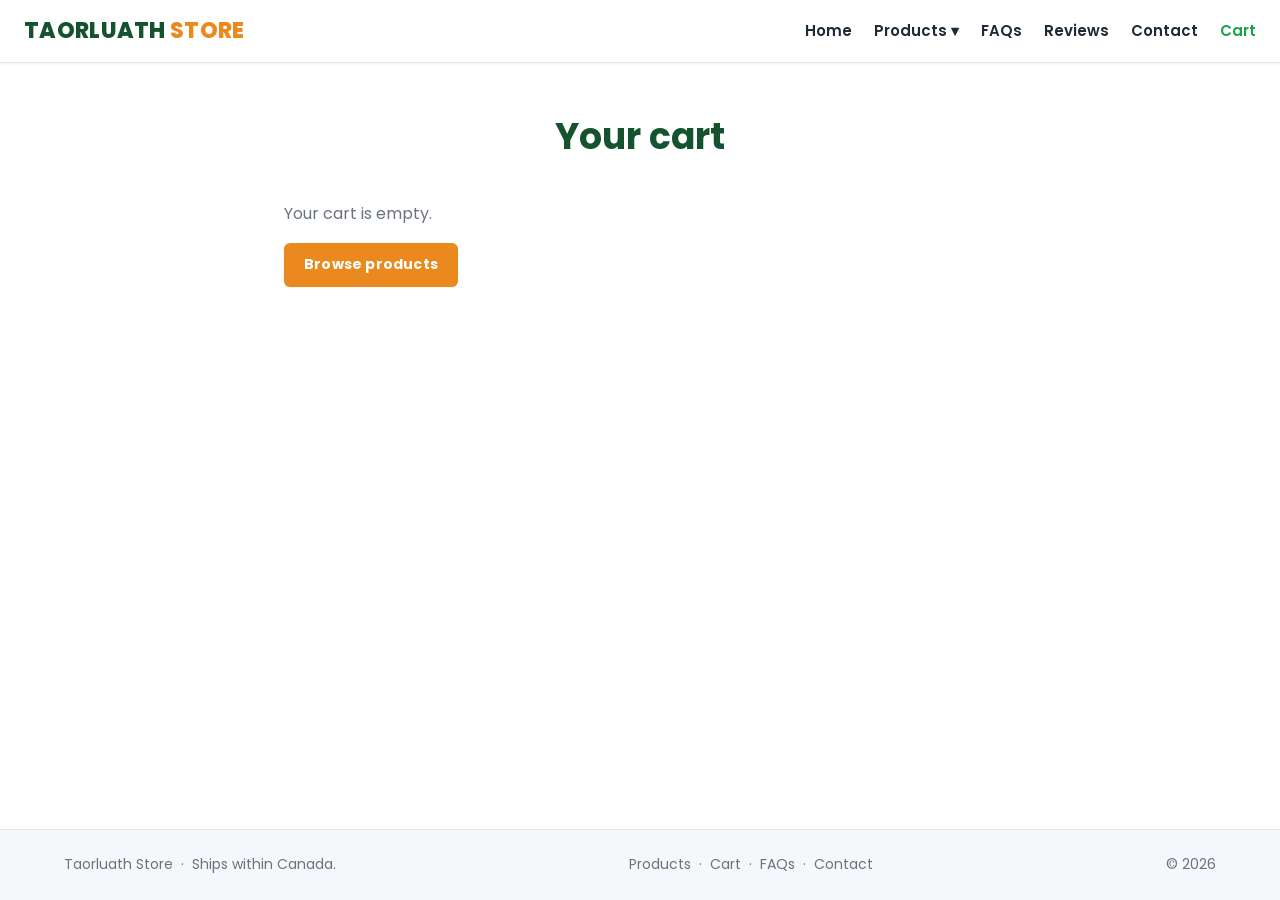
<file: cart.html>
<!DOCTYPE html>
<html lang="en">
<head>
  <meta charset="UTF-8" />
  <meta name="viewport" content="width=device-width, initial-scale=1.0" />
  <title>Cart — Taorluath Store</title>
  <link rel="stylesheet" href="styles.css?v=22" />
</head>
<body>
  <div id="site-header"></div>
  <main>
    <div id="cart-app"></div>
  </main>
  <div id="site-footer"></div>
  <script src="catalog.js?v=22"></script>
  <script src="store.js?v=22"></script>
</body>
</html>
</file>
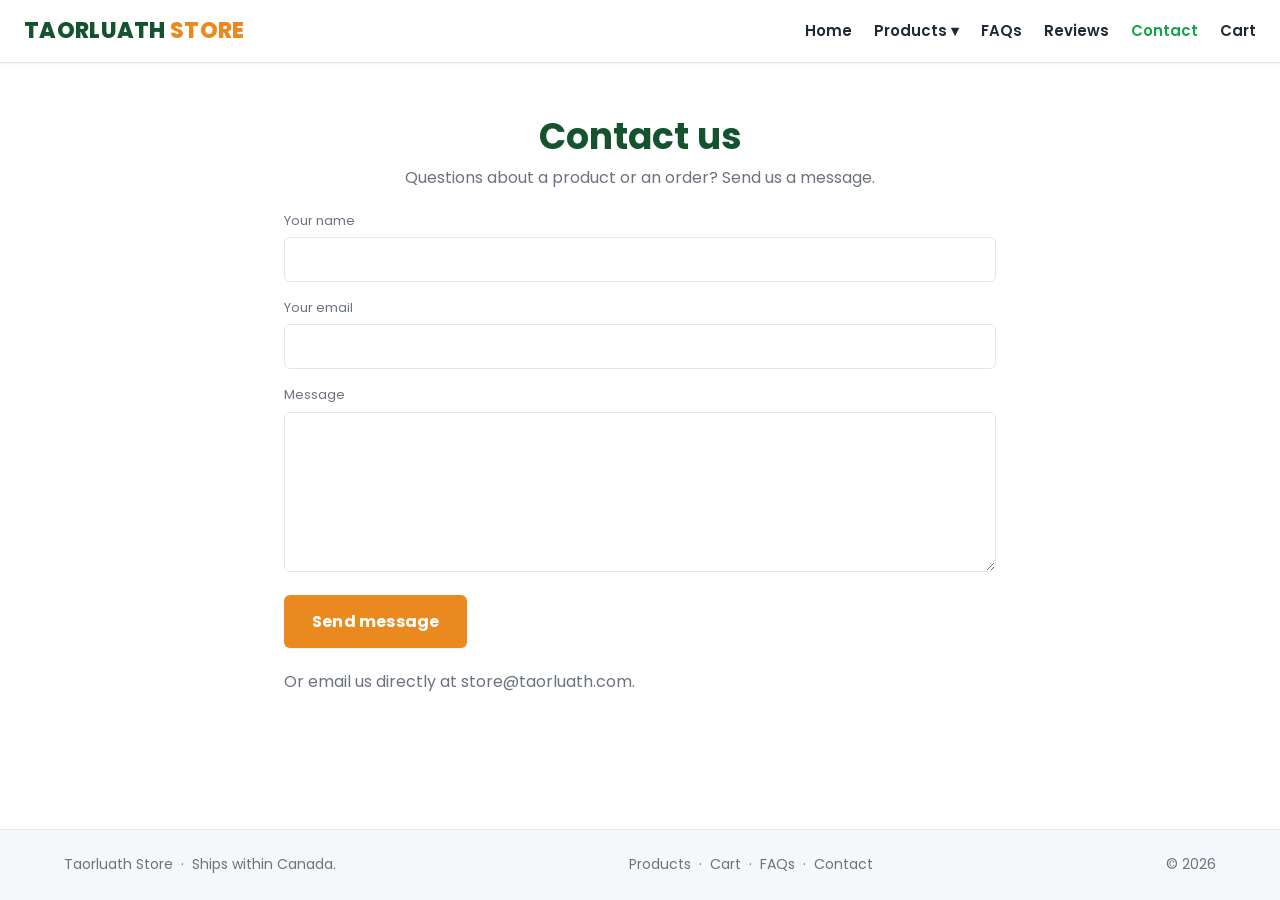
<file: contact.html>
<!DOCTYPE html>
<html lang="en">
<head>
  <meta charset="UTF-8" />
  <meta name="viewport" content="width=device-width, initial-scale=1.0" />
  <title>Contact — Taorluath Store</title>
  <meta name="description" content="Get in touch with the Taorluath Store." />
  <link rel="stylesheet" href="styles.css?v=22" />
</head>
<body>
  <div id="site-header"></div>
  <main>
    <div class="page-head">
      <h1>Contact us</h1>
      <p>Questions about a product or an order? Send us a message.</p>
    </div>
    <div class="prose">
      <form id="contact-form">
        <label class="field"><span>Your name</span>
          <input id="c-name" type="text" autocomplete="name" required></label>
        <label class="field"><span>Your email</span>
          <input id="c-email" type="email" autocomplete="email" required></label>
        <label class="field"><span>Message</span>
          <textarea id="c-message" rows="6" required></textarea></label>
        <button class="btn btn-lg" type="submit">Send message</button>
        <p id="c-status" style="color:var(--muted);margin-top:12px"></p>
      </form>
      <p style="color:var(--muted);margin-top:22px">Or email us directly at
        <a style="color:var(--accent-text)" href="mailto:store@taorluath.com">store@taorluath.com</a>.</p>
    </div>
  </main>
  <div id="site-footer"></div>
  <script src="catalog.js?v=22"></script>
  <script src="store.js?v=22"></script>
  <script>
    // Opens the visitor's email client with the message pre-composed.
    // (Swap this for a form service like Formspree if you want it to send itself.)
    const STORE_EMAIL = "store@taorluath.com";
    document.getElementById("contact-form").addEventListener("submit", (e) => {
      e.preventDefault();
      const name = document.getElementById("c-name").value.trim();
      const email = document.getElementById("c-email").value.trim();
      const message = document.getElementById("c-message").value.trim();
      if (!name || !email || !message) return;
      const subject = encodeURIComponent(`Store enquiry from ${name}`);
      const body = encodeURIComponent(`${message}\n\n— ${name} (${email})`);
      window.location.href = `mailto:${STORE_EMAIL}?subject=${subject}&body=${body}`;
      document.getElementById("c-status").textContent =
        "Opening your email app… if nothing happens, email us at " + STORE_EMAIL + ".";
    });
  </script>
</body>
</html>
</file>
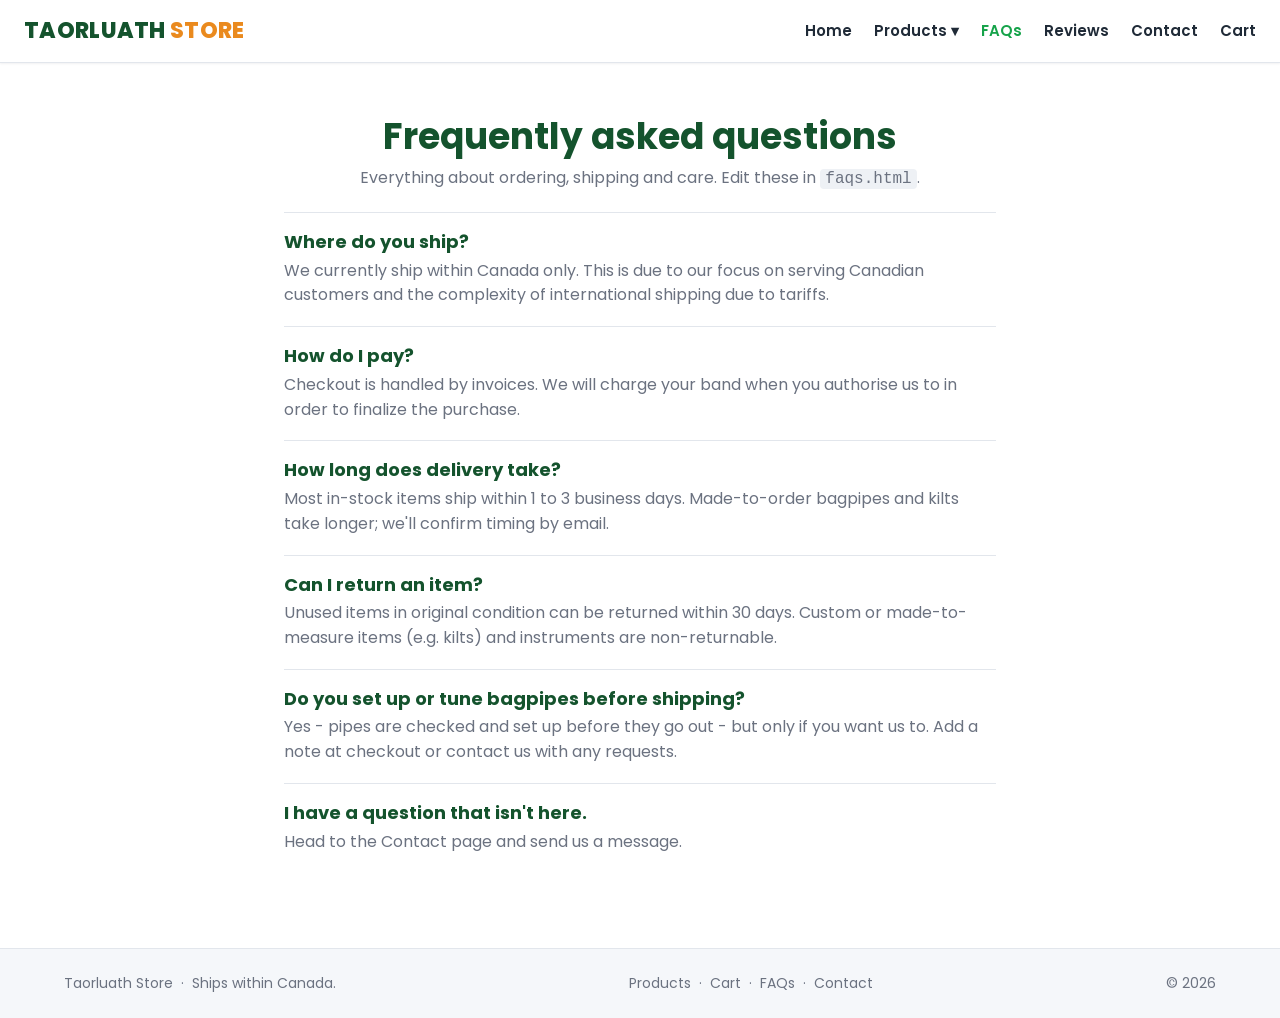
<file: faqs.html>
<!DOCTYPE html>
<html lang="en">
<head>
  <meta charset="UTF-8" />
  <meta name="viewport" content="width=device-width, initial-scale=1.0" />
  <title>FAQs — Taorluath Store</title>
  <meta name="description" content="Frequently asked questions about ordering, shipping and returns." />
  <link rel="stylesheet" href="styles.css?v=22" />
</head>
<body>
  <div id="site-header"></div>
  <main>
    <div class="page-head">
      <h1>Frequently asked questions</h1>
      <p>Everything about ordering, shipping and care. Edit these in <code>faqs.html</code>.</p>
    </div>
    <div class="prose">
      <div class="faq">
        <h3>Where do you ship?</h3>
        <p>We currently ship within Canada only. This is due to our focus on serving Canadian customers and the complexity of international shipping due to tariffs.</p>
      </div>
      <div class="faq">
        <h3>How do I pay?</h3>
        <p>Checkout is handled by invoices. We will charge your band when you authorise us to in order to finalize the purchase.</p>
      </div>
      <div class="faq">
        <h3>How long does delivery take?</h3>
        <p>Most in-stock items ship within 1 to 3 business days. Made-to-order bagpipes and kilts take longer; we'll confirm timing by email.</p>
      </div>
      <div class="faq">
        <h3>Can I return an item?</h3>
        <p>Unused items in original condition can be returned within 30 days. Custom or made-to-measure items (e.g. kilts) and instruments are non-returnable.</p>
      </div>
      <div class="faq">
        <h3>Do you set up or tune bagpipes before shipping?</h3>
        <p>Yes - pipes are checked and set up before they go out - but only if you want us to. Add a note at checkout or contact us with any requests.</p>
      </div>
      <div class="faq">
        <h3>I have a question that isn't here.</h3>
        <p>Head to the <a style="color:var(--accent-text)" href="contact.html">Contact</a> page and send us a message.</p>
      </div>
    </div>
  </main>
  <div id="site-footer"></div>
  <script src="catalog.js?v=22"></script>
  <script src="store.js?v=22"></script>
</body>
</html>
</file>
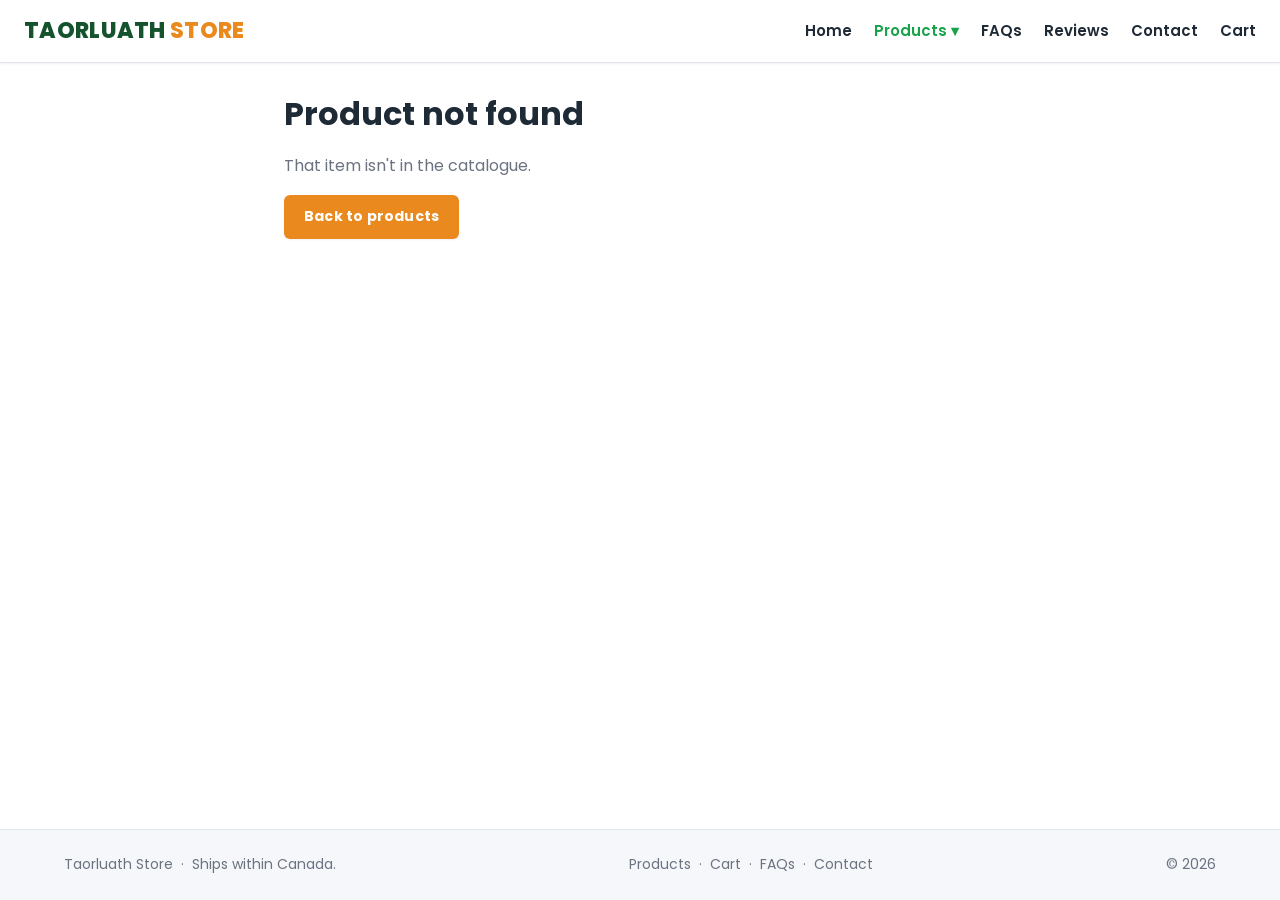
<file: product.html>
<!DOCTYPE html>
<html lang="en">
<head>
  <meta charset="UTF-8" />
  <meta name="viewport" content="width=device-width, initial-scale=1.0" />
  <title>Product — Taorluath Store</title>
  <link rel="stylesheet" href="styles.css?v=22" />
</head>
<body>
  <div id="site-header"></div>
  <main>
    <div id="product-app"></div>
  </main>
  <div id="site-footer"></div>
  <script src="catalog.js?v=22"></script>
  <script src="store.js?v=22"></script>
</body>
</html>
</file>
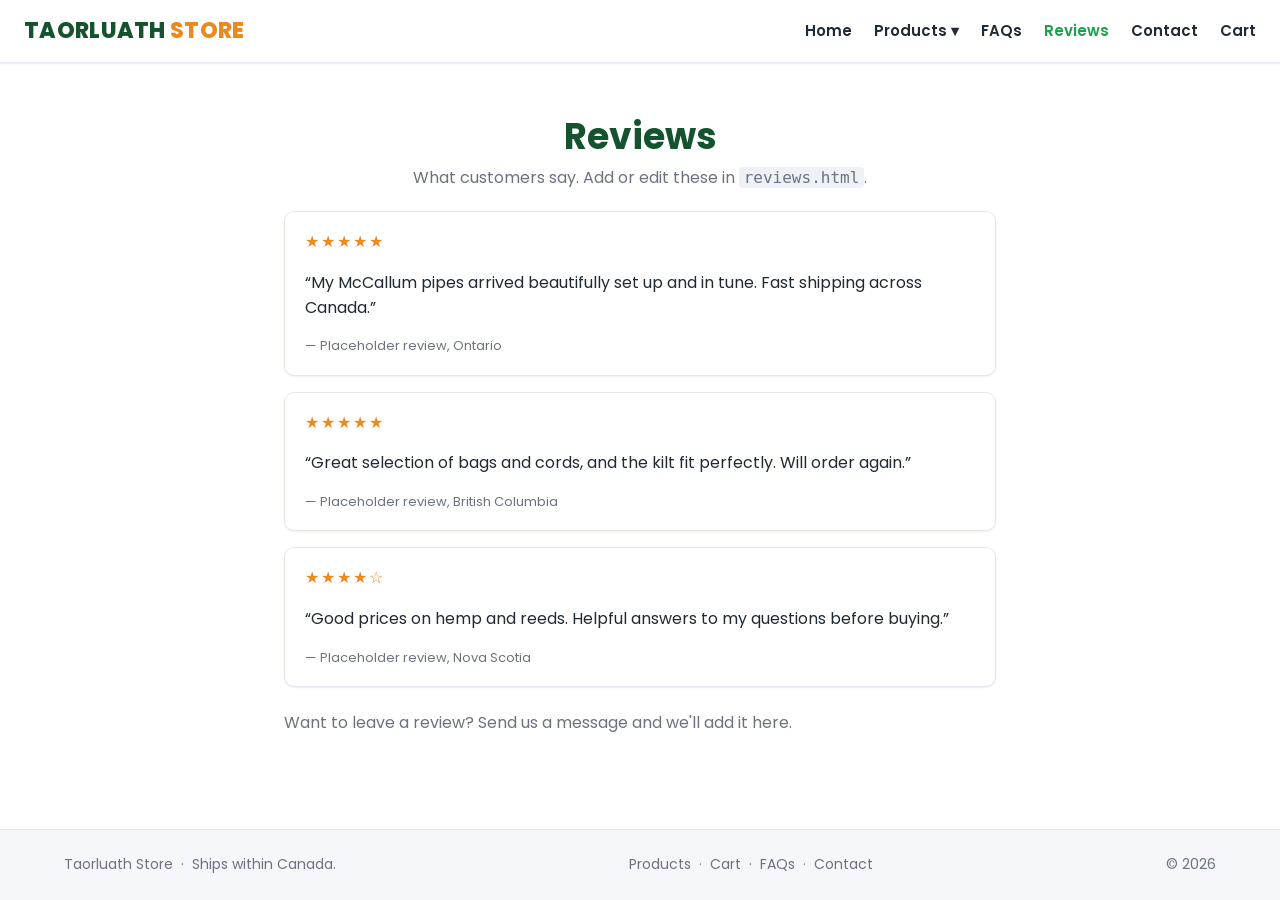
<file: reviews.html>
<!DOCTYPE html>
<html lang="en">
<head>
  <meta charset="UTF-8" />
  <meta name="viewport" content="width=device-width, initial-scale=1.0" />
  <title>Reviews — Taorluath Store</title>
  <meta name="description" content="What pipers and drummers say about the Taorluath Store." />
  <link rel="stylesheet" href="styles.css?v=22" />
</head>
<body>
  <div id="site-header"></div>
  <main>
    <div class="page-head">
      <h1>Reviews</h1>
      <p>What customers say. Add or edit these in <code>reviews.html</code>.</p>
    </div>
    <div class="prose">
      <div class="review">
        <div class="stars">★★★★★</div>
        <p>“My McCallum pipes arrived beautifully set up and in tune. Fast shipping across Canada.”</p>
        <div class="who">— Placeholder review, Ontario</div>
      </div>
      <div class="review">
        <div class="stars">★★★★★</div>
        <p>“Great selection of bags and cords, and the kilt fit perfectly. Will order again.”</p>
        <div class="who">— Placeholder review, British Columbia</div>
      </div>
      <div class="review">
        <div class="stars">★★★★☆</div>
        <p>“Good prices on hemp and reeds. Helpful answers to my questions before buying.”</p>
        <div class="who">— Placeholder review, Nova Scotia</div>
      </div>
      <p style="color:var(--muted);margin-top:24px">Want to leave a review? <a style="color:var(--accent-text)" href="contact.html">Send us a message</a> and we'll add it here.</p>
    </div>
  </main>
  <div id="site-footer"></div>
  <script src="catalog.js?v=22"></script>
  <script src="store.js?v=22"></script>
</body>
</html>
</file>
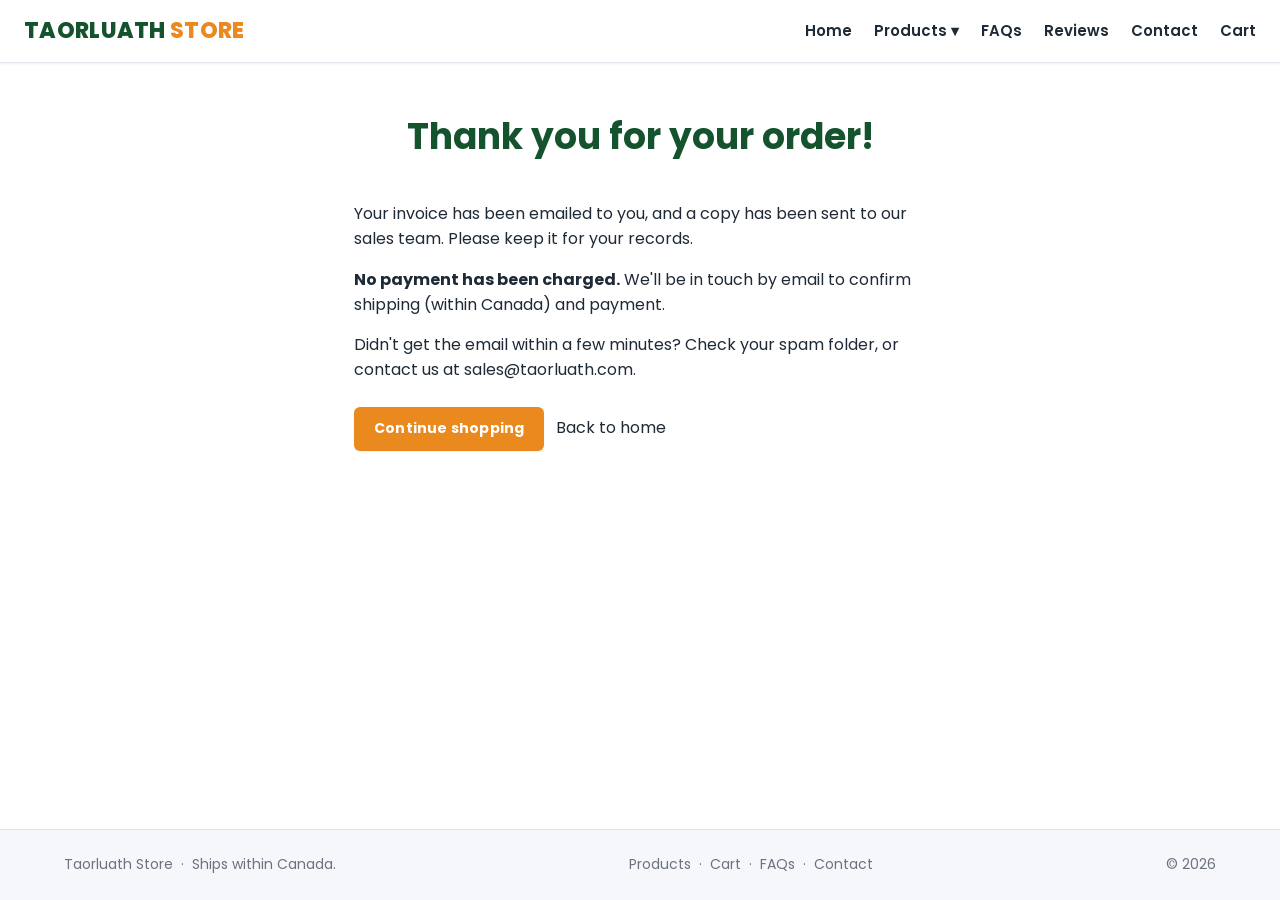
<file: thankyou.html>
<!DOCTYPE html>
<html lang="en">
<head>
  <meta charset="UTF-8" />
  <meta name="viewport" content="width=device-width, initial-scale=1.0" />
  <title>Thank you — Taorluath Store</title>
  <link rel="stylesheet" href="styles.css?v=22" />
</head>
<body>
  <div id="site-header"></div>
  <main>
    <div class="page-head"><h1>Thank you for your order!</h1></div>
    <div class="prose" style="max-width:620px">
      <p>Your invoice has been emailed to you, and a copy has been sent to our sales team.
         Please keep it for your records.</p>
      <p><strong>No payment has been charged.</strong> We'll be in touch by email to confirm shipping
         (within Canada) and payment.</p>
      <p>Didn't get the email within a few minutes? Check your spam folder, or contact us at
         <a href="mailto:sales@taorluath.com">sales@taorluath.com</a>.</p>
      <p style="margin-top:24px">
        <a class="btn" href="products.html">Continue shopping</a>
        &nbsp; <a href="index.html">Back to home</a>
      </p>
    </div>
  </main>
  <div id="site-footer"></div>
  <script src="catalog.js?v=22"></script>
  <script src="store.js?v=22"></script>
</body>
</html>
</file>
<file: styles.css>
:root {
  --bg: #ffffff;
  --bg-alt: #f5f7fa;
  --panel: #ffffff;
  --sub: #eef1f5;
  --border: #e2e6ec;
  --fg: #1f2a37;
  --muted: #6b7280;
  --accent: #16a34a;        /* Highland green — links, headings */
  --accent-dark: #14532d;
  --cta: #ea8a1e;           /* orange — primary buttons */
  --cta-dark: #cf7710;
  --radius: 6px;
  --shadow: 0 6px 22px rgba(17, 24, 39, .09);
  --shadow-sm: 0 1px 2px rgba(17, 24, 39, .06);
  --maxw: 1200px;
  --font: "Poppins", "Segoe UI", Roboto, Helvetica, Arial, sans-serif;
}
* { box-sizing: border-box; }
html { scroll-behavior: smooth; }
body {
  margin: 0; min-height: 100vh; display: flex; flex-direction: column;
  background: var(--bg); color: var(--fg); font-family: var(--font);
  line-height: 1.55; -webkit-font-smoothing: antialiased;
}
a { color: inherit; text-decoration: none; }
main { flex: 1; width: 100%; }
img { max-width: 100%; }
code { font-family: "Consolas", "SF Mono", monospace; background: var(--sub); padding: 1px 5px; border-radius: 4px; }
h1, h2, h3 { line-height: 1.2; }

/* ---------- top bar + nav ---------- */
.topbar {
  position: sticky; top: 0; z-index: 30;
  display: flex; align-items: center; justify-content: space-between; gap: 16px;
  padding: 14px 24px; background: #fff;
  border-bottom: 1px solid var(--border); box-shadow: var(--shadow-sm);
}
.brand a { font-weight: 800; font-size: 22px; letter-spacing: .3px; color: var(--accent-dark); text-transform: uppercase; }
.brand a span { color: var(--cta); }
.nav { display: flex; align-items: center; gap: 22px; }
.nav > a, .has-menu > a { color: var(--fg); font-weight: 600; font-size: 15px; cursor: pointer; }
.nav > a:hover, .has-menu > a:hover, .nav > a.active, .has-menu > a.active { color: var(--accent); }

/* products dropdown */
.has-menu { position: relative; }
.menu {
  position: absolute; left: 0; top: 100%; margin-top: 10px; min-width: 260px;
  list-style: none; padding: 8px; margin-left: 0;
  background: #fff; border: 1px solid var(--border); border-radius: 8px;
  box-shadow: var(--shadow); display: none;
}
.has-menu:hover .menu, .has-menu.open .menu { display: block; }
.menu > li { padding: 2px 0; }
.menu .menu-cat { display: block; padding: 8px 10px; border-radius: 6px; font-weight: 700; color: var(--accent-dark); }
.menu .menu-cat:hover { background: var(--bg-alt); color: var(--accent); }
.menu .submenu { list-style: none; margin: 0 0 4px; padding: 0 0 0 10px; }
.menu .submenu a { display: block; padding: 6px 10px; border-radius: 6px; color: var(--muted); font-size: 14px; }
.menu .submenu a:hover { background: var(--bg-alt); color: var(--fg); }
.nav-toggle { display: none; background: var(--accent-dark); color: #fff; border: 0; border-radius: 6px; font-size: 20px; line-height: 1; padding: 6px 12px; cursor: pointer; }

/* ---------- buttons ---------- */
.btn {
  display: inline-block; cursor: pointer; text-align: center; border: 0;
  font-family: var(--font); font-weight: 700; font-size: 14px; letter-spacing: .2px;
  padding: 11px 20px; border-radius: var(--radius); color: #fff; background: var(--cta);
  box-shadow: var(--shadow-sm); transition: background .12s ease, transform .04s ease, box-shadow .12s ease;
}
.btn:hover { background: var(--cta-dark); box-shadow: var(--shadow); }
.btn:active { transform: translateY(1px); }
.btn.btn-lg { font-size: 16px; padding: 14px 28px; }
.btn.btn-wide { width: 100%; }
.btn.enquire { background: #fff; color: var(--accent); border: 1px solid var(--border); box-shadow: none; }
.btn.enquire:hover { background: var(--bg-alt); border-color: var(--accent); }

/* ---------- layout helpers ---------- */
.section { max-width: var(--maxw); margin: 0 auto; padding: 46px 24px; }
.section > h2 { font-size: 26px; margin: 0 0 24px; text-align: center; color: var(--accent-dark); }
.page-head { text-align: center; padding: 52px 24px 10px; max-width: var(--maxw); margin: 0 auto; }
.page-head h1 { font-size: 36px; margin: 0 0 8px; color: var(--accent-dark); }
.page-head p { color: var(--muted); margin: 0; }

/* ---------- hero ---------- */
.hero { background: var(--bg-alt); border-bottom: 1px solid var(--border); text-align: center; }
.hero h1 { max-width: var(--maxw); margin: 0 auto; padding: 76px 24px 0; font-size: 48px; color: var(--accent-dark); }
.hero > p { color: var(--muted); font-size: 18px; max-width: 640px; margin: 14px auto 0; padding: 0 24px; }
.hero .btn { margin: 26px auto 76px; }

/* ---------- category cards (home) ---------- */
.cat-grid { display: grid; grid-template-columns: repeat(3, 1fr); gap: 18px; }
.cat-card {
  display: flex; flex-direction: column; gap: 6px; text-align: center;
  background: #fff; border: 1px solid var(--border); border-radius: 10px;
  padding: 26px 22px; box-shadow: var(--shadow-sm);
  transition: transform .12s ease, border-color .15s ease, box-shadow .15s ease;
}
.cat-card:hover { transform: translateY(-3px); border-color: var(--accent); box-shadow: var(--shadow); }
.cat-card-name { font-size: 18px; font-weight: 700; color: var(--accent-dark); }
.cat-card-count { color: var(--muted); font-size: 13px; }

/* ---------- product grid + cards (the whole tile is a link) ---------- */
.grid { display: grid; grid-template-columns: repeat(4, 1fr); gap: 20px; margin-bottom: 8px; }
.product {
  background: #fff; border: 1px solid var(--border); border-radius: 10px;
  overflow: hidden; display: flex; flex-direction: column; text-align: center;
  color: inherit; text-decoration: none; cursor: pointer; box-shadow: var(--shadow-sm);
  transition: transform .12s ease, border-color .15s ease, box-shadow .15s ease;
}
.product:hover { transform: translateY(-4px); border-color: var(--accent); box-shadow: var(--shadow); }
.product:focus-visible { outline: 2px solid var(--accent); outline-offset: 2px; }
.p-media { aspect-ratio: 8 / 9; background: #fff; overflow: hidden; border-bottom: 1px solid var(--border); }
.p-media img { width: 100%; height: 100%; object-fit: contain; display: block; }
.p-media--ph { display: flex; align-items: center; justify-content: center; color: var(--muted); font-size: 13px; background: var(--sub); }
.p-body { padding: 16px 16px 20px; display: flex; flex-direction: column; align-items: center; flex: 1; }
.p-name { font-size: 16px; font-weight: 700; margin: 0 0 6px; color: var(--accent-dark); }
.p-price { font-size: 18px; font-weight: 700; color: var(--fg); margin: 0 0 8px; }
.p-desc { color: var(--muted); font-size: 13.5px; margin: 0; }
.grid-subhead { font-size: 20px; margin: 28px 0 14px; color: var(--accent-dark); border-bottom: 2px solid var(--cta); display: inline-block; padding-bottom: 4px; }

/* ---------- shop (sidebar + main) ---------- */
.shop { max-width: var(--maxw); margin: 0 auto; padding: 24px; display: grid; grid-template-columns: 240px 1fr; gap: 30px; }
.shop-side {
  align-self: start; position: sticky; top: 84px; overflow: hidden;
  background: #fff; border: 1px solid var(--border); border-top: 4px solid var(--accent);
  border-radius: 12px; padding: 8px; box-shadow: var(--shadow);
}
.side-all {
  display: block; margin: 4px 4px 10px; padding: 11px 12px; border-radius: 8px;
  font-weight: 700; font-size: 13px; letter-spacing: .5px; text-transform: uppercase;
  color: #fff; background: var(--accent); text-align: center; box-shadow: var(--shadow-sm);
  transition: background .12s ease;
}
.side-all:hover, .side-all.active { background: var(--accent-dark); }
.side-cat { border-top: 1px solid var(--border); }
.side-cat > a {
  display: block; padding: 12px 12px 12px 13px; border-left: 3px solid transparent;
  font-weight: 700; font-size: 13px; text-transform: uppercase; letter-spacing: .4px;
  color: var(--accent-dark); transition: background .12s ease, border-color .12s ease, color .12s ease;
}
.side-cat > a:hover { background: rgba(22, 163, 74, .07); border-left-color: var(--cta); color: var(--accent); }
.side-cat > a.active { background: rgba(22, 163, 74, .13); border-left-color: var(--accent); color: var(--accent-dark); }
.side-subs { display: flex; flex-direction: column; padding: 2px 0 8px; }
.side-subs a {
  position: relative; padding: 8px 12px 8px 26px; border-left: 3px solid transparent;
  color: var(--muted); font-size: 13.5px; transition: background .12s ease, color .12s ease;
}
.side-subs a::before { content: "\203A"; position: absolute; left: 14px; color: var(--cta); font-weight: 700; }
.side-subs a:hover { background: rgba(22, 163, 74, .05); color: var(--accent); }
.side-subs a.active { background: rgba(234, 138, 30, .1); border-left-color: var(--cta); color: var(--accent-dark); font-weight: 700; }
.shop-head { display: flex; align-items: center; justify-content: space-between; gap: 16px; margin-bottom: 22px; flex-wrap: wrap; }
.shop-head h1 { font-size: 26px; margin: 0; color: var(--accent-dark); }
.shop-search { background: #fff; border: 1px solid var(--border); border-radius: 6px; color: var(--fg); font-family: var(--font); padding: 10px 12px; min-width: 220px; }
.shop-search:focus { outline: none; border-color: var(--accent); }
.empty { color: var(--muted); padding: 30px 0; }

/* ---------- content pages (faqs / reviews / contact) ---------- */
.prose { max-width: 760px; margin: 0 auto; padding: 10px 24px 52px; }
.faq { border-top: 1px solid var(--border); padding: 18px 0; }
.faq h3 { margin: 0 0 6px; font-size: 18px; color: var(--accent-dark); }
.faq p { margin: 0; color: var(--muted); }
.review { background: #fff; border: 1px solid var(--border); border-radius: 10px; padding: 18px 20px; margin-bottom: 16px; box-shadow: var(--shadow-sm); }
.review .stars { color: var(--cta); letter-spacing: 2px; }
.review .who { color: var(--muted); font-size: 13px; margin-top: 8px; }
.field { display: block; margin-bottom: 16px; }
.field span { display: block; font-size: 13px; color: var(--muted); margin-bottom: 6px; }
.field input, .field textarea { width: 100%; background: #fff; border: 1px solid var(--border); border-radius: 6px; color: var(--fg); font-family: var(--font); padding: 10px 12px; font-size: 15px; }
.field input:focus, .field textarea:focus { outline: none; border-color: var(--accent); }

/* ---------- product detail page ---------- */
.pdp { max-width: var(--maxw); margin: 0 auto; padding: 28px 24px 52px; display: grid; grid-template-columns: 1fr 1fr; gap: 40px; }
.pdp-media { position: relative; aspect-ratio: 8 / 9; background: #fff; border: 1px solid var(--border); border-radius: 12px; overflow: hidden; }
.pdp-media img { width: 100%; height: 100%; object-fit: contain; display: block; }
#pdp-img { cursor: zoom-in; }
.pdp-media--ph { display: flex; flex-direction: column; align-items: center; justify-content: center; text-align: center; color: var(--muted); font-size: 14px; background: var(--sub); }
.pdp-media--ph small { font-size: 12px; opacity: .8; }
.pdp-arrow { position: absolute; top: 50%; transform: translateY(-50%); width: 40px; height: 40px; border-radius: 50%; border: 1px solid var(--border); background: rgba(255,255,255,.92); color: var(--accent-dark); font-size: 22px; line-height: 1; cursor: pointer; box-shadow: var(--shadow-sm); display: flex; align-items: center; justify-content: center; transition: background .12s ease, color .12s ease; }
.pdp-arrow:hover { background: #fff; color: var(--accent); }
.pdp-arrow.prev { left: 10px; }
.pdp-arrow.next { right: 10px; }
.pdp-dots { position: absolute; left: 0; right: 0; bottom: 10px; display: flex; justify-content: center; gap: 7px; }
.pdp-dot { width: 9px; height: 9px; padding: 0; border-radius: 50%; border: 1px solid var(--accent); background: rgba(255,255,255,.7); cursor: pointer; }
.pdp-dot.active { background: var(--accent); }

/* full-screen image viewer */
.lightbox { position: fixed; inset: 0; z-index: 100; background: rgba(0,0,0,.9); display: flex; align-items: center; justify-content: center; }
.lb-img { max-width: 92vw; max-height: 88vh; object-fit: contain; box-shadow: 0 20px 60px rgba(0,0,0,.6); }
.lb-close { position: absolute; top: 18px; right: 22px; width: 44px; height: 44px; border: 0; border-radius: 50%; background: rgba(255,255,255,.12); color: #fff; font-size: 28px; line-height: 1; cursor: pointer; }
.lb-close:hover { background: rgba(255,255,255,.25); }
.lb-arrow { position: absolute; top: 50%; transform: translateY(-50%); width: 54px; height: 54px; border: 0; border-radius: 50%; background: rgba(255,255,255,.12); color: #fff; font-size: 28px; line-height: 1; cursor: pointer; }
.lb-arrow:hover { background: rgba(255,255,255,.25); }
.lb-arrow.prev { left: 20px; }
.lb-arrow.next { right: 20px; }
.pdp-info { align-self: start; }
.breadcrumb { color: var(--muted); font-size: 13px; margin-bottom: 12px; }
.breadcrumb a { color: var(--muted); }
.breadcrumb a:hover { color: var(--accent); }
.pdp-name { font-size: 32px; margin: 0 0 10px; color: var(--accent-dark); }
.pdp-price { font-size: 26px; font-weight: 700; color: var(--fg); margin: 0 0 4px; }
.pdp-price-note { color: var(--cta); font-size: 12.5px; font-weight: 600; margin: 0 0 16px; }
.pdp-desc { color: var(--muted); margin: 0 0 24px; }
.pdp-options { display: flex; flex-direction: column; gap: 14px; margin-bottom: 18px; }
.opt-group { display: flex; flex-direction: column; gap: 14px; }
.option span { display: block; font-size: 13px; color: var(--muted); margin-bottom: 6px; }
.option select, .option input.opt-input { width: 100%; max-width: 360px; background: #fff; border: 1px solid var(--border); border-radius: 6px; color: var(--fg); font-family: var(--font); padding: 10px 12px; font-size: 15px; }
.option select:focus, .option input.opt-input:focus { outline: none; border-color: var(--accent); }
.opt-fee { color: var(--cta); font-weight: 700; font-size: 12px; }
.pdp-cta { display: flex; gap: 12px; flex-wrap: wrap; align-items: center; }
.pdp-qty { display: flex; align-items: center; gap: 6px; border: 1px solid var(--border); border-radius: 8px; padding: 4px; background: #fff; }
.pdp-qty-input { width: 52px; text-align: center; border: 0; background: transparent; color: var(--fg); font-family: var(--font); font-size: 15px; padding: 6px 0; -moz-appearance: textfield; }
.pdp-qty-input::-webkit-outer-spin-button, .pdp-qty-input::-webkit-inner-spin-button { -webkit-appearance: none; margin: 0; }
.pdp-maxnote { color: var(--muted); font-size: 12.5px; margin: 8px 0 0; }
.pdp-oos { color: #dc2626; font-weight: 700; font-size: 17px; margin: 0; }
.pdp-added { color: #16a34a; font-weight: 700; font-size: 14px; min-height: 20px; margin: 12px 0 0; }
.pdp-back { margin-top: 24px; }
.pdp-back a { color: var(--muted); }
.pdp-back a:hover { color: var(--accent); }

/* ---------- cart ---------- */
.cart-badge { color: var(--cta); font-weight: 700; }
.cart-wrap { max-width: var(--maxw); margin: 0 auto; padding: 8px 24px 52px; display: grid; grid-template-columns: 1fr 330px; gap: 28px; align-items: start; }
.cart-list { display: flex; flex-direction: column; gap: 12px; }
.cart-row { display: grid; grid-template-columns: 1fr auto auto auto; align-items: center; gap: 16px; background: #fff; border: 1px solid var(--border); border-radius: 10px; padding: 14px 16px; box-shadow: var(--shadow-sm); }
.cart-name { font-weight: 700; color: var(--accent-dark); }
.cart-opts { color: var(--muted); font-size: 13px; margin-top: 3px; }
.cart-unit { color: var(--muted); font-size: 12px; margin-top: 3px; }
.cart-qty { display: flex; align-items: center; gap: 10px; }
.qbtn { width: 30px; height: 30px; border-radius: 6px; border: 1px solid var(--border); background: #fff; color: var(--fg); font-size: 16px; cursor: pointer; line-height: 1; }
.qbtn:hover { border-color: var(--accent); color: var(--accent); }
.cart-line { font-weight: 700; color: var(--fg); min-width: 100px; text-align: right; }
.cart-remove { background: none; border: 0; color: var(--muted); cursor: pointer; font-family: var(--font); font-size: 13px; text-decoration: underline; }
.cart-remove:hover { color: #dc2626; }
.cart-summary { position: sticky; top: 84px; background: #fff; border: 1px solid var(--border); border-radius: 12px; padding: 22px; box-shadow: var(--shadow); }
.cart-total { display: flex; align-items: baseline; justify-content: space-between; font-size: 18px; margin-bottom: 8px; }
.cart-total strong { font-size: 26px; color: var(--accent-dark); }
.cart-tax { display: flex; justify-content: space-between; font-size: 14px; color: var(--muted); margin-bottom: 6px; }
.cart-grand { border-top: 1px solid var(--border); padding-top: 12px; margin-top: 10px; margin-bottom: 14px; }
.cart-note { color: var(--muted); font-size: 13px; margin: 0 0 16px; }
.checkout-form { margin-bottom: 16px; }
.checkout-form .field { margin-bottom: 12px; }
.field-row { display: grid; grid-template-columns: 1.4fr 0.8fr 1fr; gap: 10px; }
.checkout-status { color: var(--muted); font-size: 13px; margin: 10px 0 0; }
.cart-clear { display: block; margin: 14px auto 0; background: none; border: 0; color: var(--muted); cursor: pointer; font-family: var(--font); font-size: 13px; text-decoration: underline; }
.cart-clear:hover { color: #dc2626; }

/* ---------- footer ---------- */
.footer { border-top: 1px solid var(--border); margin-top: 24px; background: var(--bg-alt); }
.footer-inner { max-width: var(--maxw); margin: 0 auto; padding: 24px; display: flex; align-items: center; justify-content: space-between; gap: 14px; flex-wrap: wrap; color: var(--muted); font-size: 14px; }
.footer-inner a { color: var(--muted); }
.footer-inner a:hover { color: var(--accent); }

/* ---------- responsive ---------- */
@media (max-width: 1000px) { .grid { grid-template-columns: repeat(3, 1fr); } .cat-grid { grid-template-columns: repeat(2, 1fr); } }
@media (max-width: 860px) {
  .nav-toggle { display: block; }
  .nav { display: none; position: absolute; top: 100%; left: 0; right: 0; flex-direction: column; align-items: stretch; gap: 0; background: #fff; border-bottom: 1px solid var(--border); box-shadow: var(--shadow); padding: 8px; }
  .topbar.open .nav { display: flex; }
  .nav > a, .has-menu > a { padding: 11px 12px; }
  .has-menu { position: static; }
  .menu { position: static; display: block; box-shadow: none; border: 0; background: transparent; margin: 0 0 6px; padding-left: 12px; }
  .shop { grid-template-columns: 1fr; } .shop-side { position: static; }
  .pdp { grid-template-columns: 1fr; }
  .cart-wrap { grid-template-columns: 1fr; } .cart-summary { position: static; }
  .cart-row { grid-template-columns: 1fr auto; grid-template-areas: "info info" "qty line" "rm rm"; row-gap: 10px; }
  .cart-info { grid-area: info; } .cart-qty { grid-area: qty; } .cart-line { grid-area: line; } .cart-remove { grid-area: rm; text-align: left; }
}
@media (max-width: 620px) { .grid { grid-template-columns: repeat(2, 1fr); } .cat-grid { grid-template-columns: 1fr; } .hero h1 { font-size: 34px; } }
</file>
